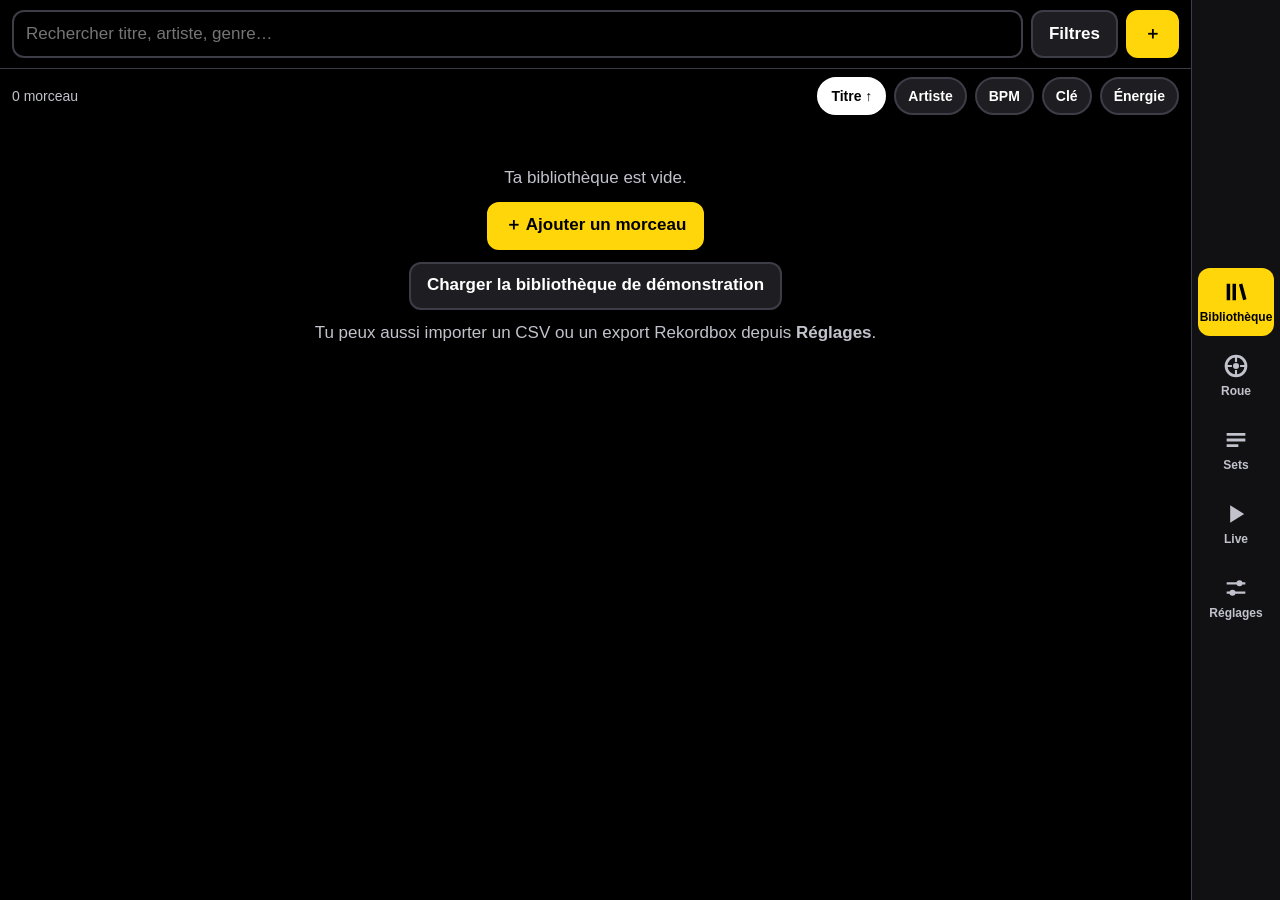
<file: index.html>
<!doctype html>
<html lang="fr">
<head>
<meta charset="utf-8">
<title>DJ Crate</title>
<meta name="viewport" content="width=device-width, initial-scale=1, viewport-fit=cover, user-scalable=no">
<meta name="theme-color" content="#000000">
<meta name="color-scheme" content="dark">
<meta name="apple-mobile-web-app-capable" content="yes">
<meta name="mobile-web-app-capable" content="yes">
<meta name="apple-mobile-web-app-status-bar-style" content="black-translucent">
<meta name="apple-mobile-web-app-title" content="DJ Crate">
<meta name="format-detection" content="telephone=no">
<link rel="manifest" href="manifest.webmanifest">
<link rel="apple-touch-icon" href="icons/icon-180.png">
<link rel="icon" href="icons/icon-192.png">
<link rel="stylesheet" href="css/app.css">
</head>
<body>
<div id="app">
  <nav id="nav" aria-label="Navigation"></nav>
  <main id="main"><p class="boot">Chargement…</p></main>
  <aside id="detail"></aside>
</div>
<div id="modal-root"></div>
<div id="toast" role="status"></div>
<script type="module" src="js/app.js"></script>
</body>
</html>
</file>
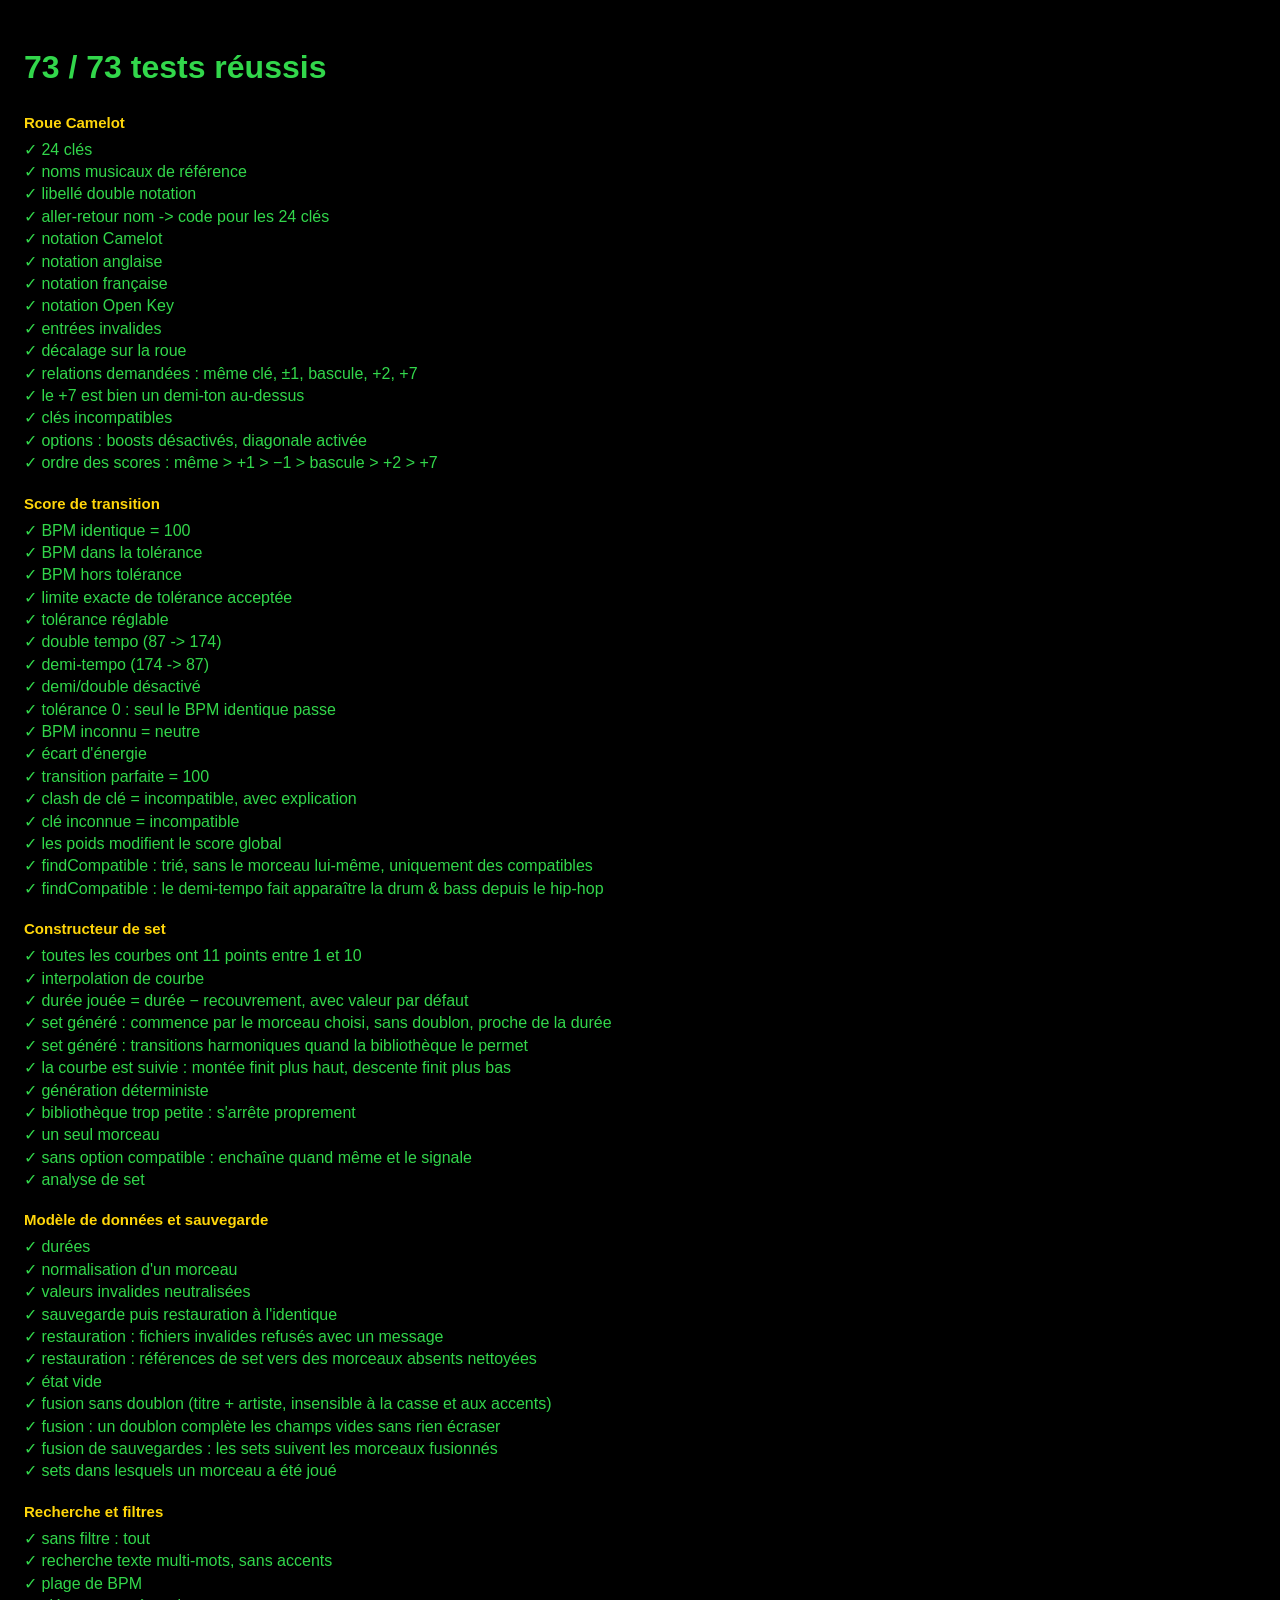
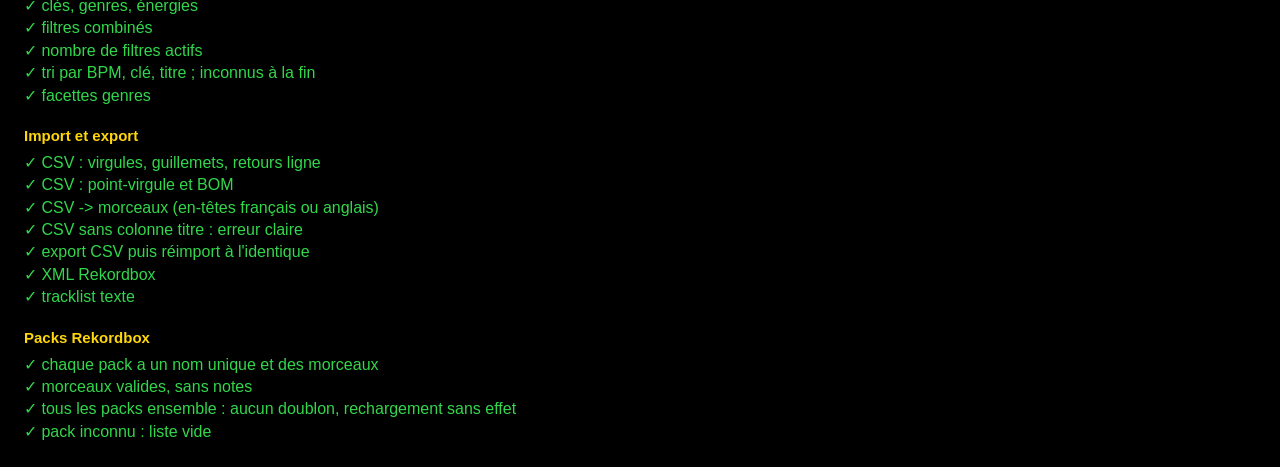
<file: tests/index.html>
<!doctype html>
<html lang="fr">
<head>
<meta charset="utf-8">
<title>DJ Crate — tests</title>
<meta name="viewport" content="width=device-width, initial-scale=1">
<style>
  body { background: #000; color: #fff; font: 16px/1.4 -apple-system, "Segoe UI", sans-serif; padding: 16px; }
  h2 { color: #ffd60a; font-size: 15px; margin: 18px 0 6px; }
  .ok { color: #32d74b; } .ko { color: #ff5a4f; font-weight: 700; }
  li { list-style: none; } ul { padding: 0; margin: 0; }
</style>
</head>
<body>
<h1 id="summary">Tests en cours…</h1>
<div id="out"></div>
<script type="module">
  import { results } from './harness.js';
  import './all.test.js';
  const esc = (s) => String(s).replace(/[&<]/g, c => ({ '&': '&amp;', '<': '&lt;' }[c]));
  let html = '', suite = '';
  for (const r of results) {
    if (r.suite !== suite) { if (suite) html += '</ul>'; suite = r.suite; html += `<h2>${esc(suite)}</h2><ul>`; }
    html += `<li class="${r.ok ? 'ok' : 'ko'}">${r.ok ? '✓' : '✗'} ${esc(r.name)}${r.ok ? '' : ' — ' + esc(r.error)}</li>`;
  }
  const failed = results.filter(r => !r.ok).length;
  document.getElementById('out').innerHTML = html + '</ul>';
  const s = document.getElementById('summary');
  s.textContent = `${results.length - failed} / ${results.length} tests réussis`;
  s.className = failed ? 'ko' : 'ok';
</script>
</body>
</html>
</file>
<file: css/app.css>
/* DJ Crate — thème sombre à fort contraste, pensé pour l'iPad (paysage, portrait, Split View, Slide Over). */
:root {
  --bg: #000; --panel: #111114; --panel2: #1d1d22; --line: #3d3d47;
  --text: #fff; --dim: #c2c2cc; --accent: #ffd60a; --on-accent: #000;
  --good: #32d74b; --ok: #ffd60a; --bad: #ff5a4f;
  --tap: 48px; --r: 12px;
}
* { box-sizing: border-box; }
html, body { height: 100%; margin: 0; }
body {
  background: var(--bg); color: var(--text);
  font: 17px/1.35 -apple-system, BlinkMacSystemFont, "Segoe UI", Roboto, sans-serif;
  -webkit-text-size-adjust: 100%; overscroll-behavior: none; overflow: hidden;
  -webkit-user-select: none; user-select: none; -webkit-touch-callout: none; -webkit-tap-highlight-color: transparent;
}
input, textarea { -webkit-user-select: text; user-select: text; }
button, input, textarea, select { font: inherit; color: inherit; }
button { cursor: pointer; touch-action: manipulation; }
h1, h2, p { margin: 0; }
h1 { font-size: 22px; }
h2 { font-size: 15px; text-transform: uppercase; letter-spacing: .06em; color: var(--accent); margin: 22px 0 8px; }
h2 small { text-transform: none; letter-spacing: 0; font-weight: 400; }
small { font-size: 12px; }
.dim { color: var(--dim); font-size: 15px; }
.center { text-align: center; }
.grow { flex: 1; min-width: 0; }
.warn { color: var(--bad); }
:focus-visible { outline: 3px solid #fff; outline-offset: 2px; }

/* ---------- Structure ---------- */
#app {
  display: grid; height: 100vh; height: 100dvh;
  grid-template-columns: auto minmax(0, 1fr); grid-template-areas: "nav main";
  padding: env(safe-area-inset-top) env(safe-area-inset-right) 0 env(safe-area-inset-left);
}
#app.hand-right { grid-template-columns: minmax(0, 1fr) auto; grid-template-areas: "main nav"; }
#nav { grid-area: nav; display: flex; flex-direction: column; justify-content: center; gap: 6px; padding: 8px 6px; background: var(--panel); border-right: 1px solid var(--line); }
.hand-right #nav { border-right: 0; border-left: 1px solid var(--line); }
#nav button {
  position: relative; width: 76px; min-height: 68px; border: 0; border-radius: var(--r); background: none; color: var(--dim);
  display: flex; flex-direction: column; align-items: center; justify-content: center; gap: 3px; font-size: 12px; font-weight: 600;
}
#nav svg { width: 28px; height: 28px; }
#nav button.on { background: var(--accent); color: var(--on-accent); }
#nav .dot { position: absolute; top: 8px; right: 14px; width: 11px; height: 11px; border-radius: 50%; background: var(--bad); border: 2px solid var(--panel); }
#main { grid-area: main; display: flex; flex-direction: column; min-height: 0; min-width: 0; }
#detail { grid-area: detail; display: none; flex-direction: column; min-height: 0; min-width: 0; background: var(--panel); }
#app.has-detail #detail { display: flex; }
.boot { padding: 40px; color: var(--dim); }

@media (min-width: 1000px) {
  #app.has-detail { grid-template-columns: auto minmax(0, 1fr) minmax(380px, 42%); grid-template-areas: "nav main detail"; }
  #app.has-detail.hand-right { grid-template-columns: minmax(0, 1fr) minmax(380px, 42%) auto; grid-template-areas: "main detail nav"; }
  #detail { border-left: 1px solid var(--line); }
}
@media (max-width: 999px) {
  #app.has-detail #detail { position: fixed; inset: 0; z-index: 20; padding: env(safe-area-inset-top) env(safe-area-inset-right) env(safe-area-inset-bottom) env(safe-area-inset-left); }
}
@media (max-width: 699px) {
  #app, #app.hand-right { grid-template-columns: minmax(0, 1fr); grid-template-rows: minmax(0, 1fr) auto; grid-template-areas: "main" "nav"; }
  #nav, .hand-right #nav { flex-direction: row; justify-content: space-around; border: 0; border-top: 1px solid var(--line); padding: 4px 4px calc(4px + env(safe-area-inset-bottom)); }
  #nav button { width: auto; flex: 1; min-height: 54px; font-size: 11px; }
  #nav svg { width: 24px; height: 24px; }
}
@media (min-width: 700px) { #nav { padding-bottom: calc(8px + env(safe-area-inset-bottom)); } }

/* ---------- Barres, boutons, puces ---------- */
.bar { display: flex; align-items: center; gap: 8px; padding: 10px 12px; border-bottom: 1px solid var(--line); flex-wrap: wrap; }
.bar .grow { font-weight: 700; }
.btn {
  min-height: var(--tap); padding: 0 16px; border-radius: var(--r); border: 2px solid var(--line); background: var(--panel2); color: var(--text);
  font-weight: 600; display: inline-flex; align-items: center; justify-content: center; gap: 6px; white-space: nowrap;
}
.btn:active, .chip:active, .trow:active, .srow:active { filter: brightness(1.5); }
.btn.primary, .btn.on { background: var(--accent); border-color: var(--accent); color: var(--on-accent); }
.btn.danger { border-color: var(--bad); color: var(--bad); }
.btn.sq { width: var(--tap); padding: 0; font-size: 22px; flex: none; }
.btn.block { display: flex; width: 100%; margin: 8px 0; }
.btn.block.left { justify-content: flex-start; white-space: normal; text-align: left; padding: 8px 12px; }
.btn.big { min-height: 64px; font-size: 20px; padding: 0 28px; }
.btn small { font-weight: 400; color: var(--dim); margin-left: 8px; }
.pill { display: inline-block; min-width: 24px; padding: 1px 7px; border-radius: 12px; background: #fff; color: #000; font-size: 13px; font-weight: 700; text-align: center; }
.chips { display: flex; flex-wrap: wrap; gap: 8px; align-items: center; }
.chip {
  min-height: 44px; min-width: 44px; padding: 0 14px; border-radius: 22px; border: 2px solid var(--line); background: var(--panel2); color: var(--text); font-weight: 600;
}
.chip.on { background: #fff; border-color: #fff; color: #000; }
.chip small { opacity: .75; }
.search, .num, .form input, .form textarea {
  min-height: var(--tap); border-radius: var(--r); border: 2px solid var(--line); background: #000; color: var(--text); padding: 0 12px; font-size: 17px; width: 100%;
}
.form textarea { padding: 10px 12px; resize: vertical; }
.search { flex: 1; min-width: 140px; -webkit-appearance: none; appearance: none; }
.num { width: 92px; flex: none; }
input:focus, textarea:focus { border-color: var(--accent); outline: none; }
.inline { display: flex; align-items: center; gap: 8px; color: var(--dim); font-size: 15px; }
.inline input { flex: 1; }

/* ---------- Listes de morceaux ---------- */
.list { flex: 1; min-height: 0; overflow-y: auto; -webkit-overflow-scrolling: touch; padding-bottom: 24px; }
.list.flat { overflow: visible; padding-bottom: 0; flex: none; }
.trow {
  display: grid; grid-template-columns: auto minmax(0, 1fr) auto auto auto; align-items: center; gap: 12px; width: 100%; min-height: 64px;
  padding: 8px 12px; border: 0; border-bottom: 1px solid #26262d; background: none; text-align: left;
}
.trow.sel { background: #2a2a12; box-shadow: inset 5px 0 0 var(--accent); }
.tmain { display: flex; flex-direction: column; min-width: 0; }
.tmain b, .tmain span { overflow: hidden; text-overflow: ellipsis; white-space: nowrap; }
.tmain span { color: var(--dim); font-size: 14px; }
.bpm { font-weight: 700; font-variant-numeric: tabular-nums; text-align: right; min-width: 52px; }
.bpm small { display: block; font-weight: 400; color: var(--dim); font-size: 10px; }
.dur { color: var(--dim); font-variant-numeric: tabular-nums; min-width: 44px; text-align: right; font-size: 15px; }
.key {
  display: inline-flex; flex-direction: column; align-items: center; justify-content: center; width: 54px; height: 46px; border-radius: 10px; flex: none;
  background: hsl(var(--h) 85% 60%); color: #000; font-weight: 800; font-size: 17px; line-height: 1.05;
}
.key.B { background: hsl(var(--h) 85% 72%); }
.key small { font-size: 11px; font-weight: 600; }
.key.none { background: var(--panel2); color: var(--dim); border: 2px dashed var(--line); }
.energy { position: relative; width: 58px; height: 24px; border-radius: 6px; background: var(--panel2); border: 1px solid var(--line); overflow: hidden; flex: none; }
.energy i { position: absolute; inset: 0; width: calc(var(--e) * 10%); background: hsl(calc(130 - var(--e) * 13) 90% 45%); }
.energy b { position: relative; display: block; text-align: center; font-size: 13px; line-height: 22px; color: #fff; text-shadow: 0 0 3px #000, 0 0 3px #000; }
.energy.none { color: var(--dim); font-size: 12px; text-align: center; line-height: 22px; }
.sortbar { display: flex; align-items: center; gap: 10px; padding: 8px 12px; color: var(--dim); font-size: 14px; flex-wrap: wrap; }
.sortbar .chips { margin-left: auto; }
.sortbar .chip { min-height: 38px; font-size: 14px; padding: 0 12px; }
.empty { padding: 32px 20px; color: var(--dim); text-align: center; }
.empty p { margin: 12px 0; }
.filters { padding: 10px 12px; border-bottom: 1px solid var(--line); background: var(--panel); max-height: 55vh; overflow-y: auto; -webkit-overflow-scrolling: touch; }
.frow { display: flex; gap: 10px; align-items: flex-start; margin: 8px 0; }
.frow .lbl { width: 62px; flex: none; padding-top: 11px; color: var(--dim); font-size: 14px; }
.frow .keys .chip { padding: 0 6px; min-width: 50px; }
@media (max-width: 520px) {
  .trow { gap: 8px; padding: 8px; } .trow .dur { display: none; } .key { width: 46px; } .energy { width: 44px; }
  .frow { flex-direction: column; gap: 4px; } .frow .lbl { padding: 0; width: auto; }
}

/* ---------- Panneau de détail ---------- */
.dscroll { flex: 1; min-height: 0; overflow-y: auto; -webkit-overflow-scrolling: touch; padding: 14px 14px calc(40px + env(safe-area-inset-bottom)); }
.dhead { display: flex; gap: 14px; align-items: center; }
.dhead h1 { font-size: 26px; line-height: 1.15; }
.dhead p { color: var(--dim); font-size: 18px; }
.dhead .key { width: 70px; height: 60px; font-size: 22px; }
.facts { display: flex; flex-wrap: wrap; gap: 8px; margin: 14px 0; }
.facts span { background: var(--panel2); border-radius: 10px; padding: 8px 12px; min-width: 84px; }
.facts small { display: block; color: var(--dim); }
.facts b { font-size: 18px; }
.actions { display: flex; flex-wrap: wrap; gap: 8px; margin: 14px 0; }
.notes { white-space: pre-wrap; -webkit-user-select: text; user-select: text; }
.cues { list-style: none; margin: 0; padding: 0; }
.cues li { display: flex; gap: 12px; padding: 8px 0; border-bottom: 1px solid #26262d; }
.cues b { min-width: 56px; color: var(--accent); font-variant-numeric: tabular-nums; }
.srow { display: grid; grid-template-columns: minmax(0, 1fr) auto; gap: 2px 12px; width: 100%; padding: 12px; min-height: 60px; border: 0; border-bottom: 1px solid #26262d; background: none; text-align: left; align-items: center; }
.srow span { grid-column: 1; color: var(--dim); font-size: 14px; }
.srow .status { grid-column: 2; grid-row: 1 / span 2; }
.status { font-style: normal; font-size: 13px; font-weight: 700; padding: 4px 10px; border-radius: 12px; border: 2px solid var(--line); white-space: nowrap; }
.status.played { border-color: var(--good); color: var(--good); }
.status.live { border-color: var(--bad); color: var(--bad); }
.tune { display: flex; flex-wrap: wrap; gap: 10px 16px; align-items: center; margin-bottom: 10px; }
.tune.col { flex-direction: column; align-items: stretch; }
.stepper { display: flex; align-items: center; gap: 8px; }
.stepper .lbl { color: var(--dim); font-size: 15px; }
.tune.col .stepper .lbl { flex: 1; }
.stepper b { min-width: 64px; text-align: center; font-variant-numeric: tabular-nums; }
.crow { display: grid; grid-template-columns: minmax(0, 1fr) auto; align-items: center; border-bottom: 1px solid #26262d; }
.crow .trow { border: 0; }
.crow .trow .dur { display: none; }
.score {
  width: 52px; height: 46px; margin: 0 8px; border-radius: 10px; border: 0; font-weight: 800; font-size: 19px; color: #000; flex: none;
  display: inline-flex; align-items: center; justify-content: center;
}
.score.good { background: var(--good); } .score.ok { background: var(--ok); } .score.bad { background: var(--bad); }
.why { grid-column: 1 / -1; background: var(--panel2); border-radius: 10px; margin: 0 8px 10px; padding: 6px 12px; font-size: 15px; }
.why ul { margin: 0; padding-left: 20px; } .why li { margin: 6px 0; }
.sketch-box { display: block; width: 100%; min-height: 90px; border: 2px dashed var(--line); border-radius: var(--r); background: #000; color: var(--dim); padding: 6px; }
.sketch-thumb { width: 100%; max-height: 300px; display: block; }

/* ---------- Formulaires ---------- */
.form label, .form .field { display: block; margin: 0 0 14px; color: var(--dim); font-size: 14px; }
.form label input, .form label textarea, .form .field > .chips, .form .field > .btn { margin-top: 6px; }
.form .two { display: grid; grid-template-columns: 1fr 1fr; gap: 12px; }
.form .inline { margin-top: 6px; } .form .inline input { margin: 0; }
.hint { color: var(--dim); font-size: 14px; margin: -8px 0 14px; } .hint.err { color: var(--bad); font-weight: 700; }
.energy-pick .chip { padding: 0; }
.cue-edit { display: grid; grid-template-columns: 88px minmax(0, 1fr) auto; gap: 8px; margin: 6px 0; }
.set-meta { margin-bottom: 4px; }

/* ---------- Roue ---------- */
.wheel-wrap { flex: 1; min-height: 0; display: grid; grid-template-columns: minmax(300px, 46%) minmax(0, 1fr); }
.wheel-box { padding: 10px; display: flex; flex-direction: column; justify-content: center; min-height: 0; }
.wheel { width: 100%; max-height: 100%; touch-action: manipulation; }
.wheel-list { overflow-y: auto; -webkit-overflow-scrolling: touch; padding: 0 12px 30px; border-left: 1px solid var(--line); }
.wseg { cursor: pointer; }
.wseg path { stroke: #000; stroke-width: 1.5; }
.wseg text { text-anchor: middle; fill: #000; pointer-events: none; }
.wcode { font-size: 17px; font-weight: 800; } .wname { font-size: 11px; font-weight: 600; } .wcount { font-size: 11px; font-weight: 700; opacity: .75; }
.wseg.off { opacity: .22; }
.wseg.sel path { stroke: #fff; stroke-width: 5; }
.wseg.rel path { stroke: #fff; stroke-width: 2.5; }
.wc1 { text-anchor: middle; fill: #fff; font-size: 34px; font-weight: 800; }
.wc2 { text-anchor: middle; fill: var(--dim); font-size: 13px; font-weight: 600; }
@media (max-width: 760px), (orientation: portrait) and (max-width: 999px) {
  .wheel-wrap { display: block; overflow-y: auto; -webkit-overflow-scrolling: touch; }
  .wheel-box { max-width: 520px; margin: 0 auto; }
  .wheel-list { overflow: visible; border: 0; }
}

/* ---------- Sets ---------- */
.curve, .chart { width: 100%; background: #000; border: 1px solid var(--line); border-radius: var(--r); display: block; }
.curve { max-width: 640px; margin-top: 8px; }
.curve.edit { touch-action: none; cursor: crosshair; }
.chart { height: 130px; }
.grid { stroke: #33333c; stroke-width: 1; }
.axis { fill: var(--dim); font-size: 10px; }
.cline { fill: none; stroke: var(--accent); stroke-width: 3; stroke-linejoin: round; vector-effect: non-scaling-stroke; }
.ctarget { fill: none; stroke: #fff; stroke-width: 2; stroke-dasharray: 6 6; opacity: .7; vector-effect: non-scaling-stroke; }
.cdot { fill: var(--accent); pointer-events: none; }
.set-row { border-bottom: 1px solid #26262d; background: var(--bg); }
.set-row.dragging { background: #2a2a12; box-shadow: 0 0 0 2px var(--accent); position: relative; z-index: 2; border-radius: 10px; }
.set-list.sorting .trans, .set-list.sorting .why { visibility: hidden; }
.trans { display: flex; align-items: center; gap: 4px; padding: 6px 0 0 44px; color: var(--dim); font-size: 14px; }
.trans .score { width: 44px; height: 32px; font-size: 16px; }
.set-item { display: flex; align-items: center; gap: 6px; padding: 4px 6px 4px 0; }
.drag { width: 48px; height: 56px; display: flex; align-items: center; justify-content: center; font-size: 28px; color: var(--dim); touch-action: none; cursor: grab; flex: none; }
.idx { width: 26px; text-align: right; color: var(--dim); font-variant-numeric: tabular-nums; flex: none; }
.set-track { flex: 1; min-width: 0; display: grid; grid-template-columns: auto minmax(0, 1fr) auto auto; gap: 10px; align-items: center; min-height: 56px; border: 0; background: none; text-align: left; padding: 4px; }

/* ---------- Live ---------- */
.now { display: block; width: 100%; text-align: left; border: 3px solid var(--accent); border-radius: 16px; background: #14140a; padding: 16px; }
.now > small { color: var(--accent); font-weight: 800; letter-spacing: .1em; display: block; }
.now > b { display: block; font-size: clamp(26px, 5vw, 44px); line-height: 1.1; margin: 4px 0; }
.now > span { display: block; color: var(--dim); font-size: 20px; }
.now-facts { display: flex !important; flex-wrap: wrap; gap: 10px; align-items: center; margin-top: 12px; }
.now-facts i, .now-cues i { font-style: normal; background: var(--panel2); border-radius: 10px; padding: 8px 12px; font-weight: 700; color: #fff; font-size: 18px; }
.now-cues { display: flex !important; flex-wrap: wrap; gap: 8px; margin-top: 10px; }
.now-cues i { font-size: 15px; font-weight: 400; } .now-cues b { color: var(--accent); }
.live-bar { display: flex; flex-wrap: wrap; gap: 10px; justify-content: space-between; margin: 14px 0 0; }
.list.big .trow { min-height: 76px; } .list.big .tmain b { font-size: 19px; }

/* ---------- Fenêtres modales, toast ---------- */
.modal-back { position: fixed; inset: 0; z-index: 50; background: rgba(0, 0, 0, .78); display: flex; align-items: center; justify-content: center; padding: max(16px, env(safe-area-inset-top)) 16px max(16px, env(safe-area-inset-bottom)); }
.modal { background: var(--panel); border: 2px solid var(--line); border-radius: 18px; padding: 18px; width: min(560px, 100%); max-height: 100%; overflow-y: auto; display: flex; flex-direction: column; }
.modal h2 { margin-top: 0; }
.modal-back.tall .modal { height: min(760px, 100%); width: min(680px, 100%); }
.modal-back.tall .list { margin: 10px -8px; }
.modal-back.tall .search { flex: none; }
.modal-msg { font-size: 18px; margin-bottom: 18px; }
.modal-actions { display: flex; justify-content: flex-end; gap: 10px; margin-top: 12px; flex: none; }
.choices { overflow-y: auto; }
.choices .btn { justify-content: space-between; }
.help p { margin: 10px 0; }
.modal-back.full { padding: 0; }
.modal-back.full .modal { width: 100%; height: 100%; max-height: none; border: 0; border-radius: 0; background: #000; padding: max(10px, env(safe-area-inset-top)) 10px max(10px, env(safe-area-inset-bottom)); }
.sk-bar { display: flex; flex-wrap: wrap; gap: 8px; align-items: center; }
.sk-title { flex: 1; min-width: 80px; overflow: hidden; text-overflow: ellipsis; white-space: nowrap; }
.sk-tools { display: flex; flex-wrap: wrap; gap: 8px; align-items: center; }
.sk-color { width: 44px; height: 44px; border-radius: 50%; border: 3px solid var(--line); background: var(--c); }
.sk-color.on { border-color: #fff; box-shadow: 0 0 0 3px #000 inset; }
.sk-area { flex: 1; min-height: 0; display: flex; align-items: center; justify-content: center; margin: 10px 0; }
.sk-area canvas { background: #0c0c0f; border: 1px solid var(--line); border-radius: 10px; touch-action: none; }
.sk-hint { color: var(--dim); font-size: 13px; text-align: center; }
#toast {
  position: fixed; left: 50%; bottom: calc(86px + env(safe-area-inset-bottom)); transform: translate(-50%, 30px); z-index: 60; opacity: 0; pointer-events: none;
  background: #fff; color: #000; border-radius: 14px; padding: 10px 14px; font-weight: 600; display: flex; align-items: center; gap: 12px; max-width: min(92vw, 560px); transition: .18s;
}
#toast.show { opacity: 1; transform: translate(-50%, 0); pointer-events: auto; }
#toast .btn { min-height: 40px; background: #000; color: #fff; border-color: #000; }
@media (prefers-reduced-motion: reduce) { #toast { transition: none; } }
</file>
